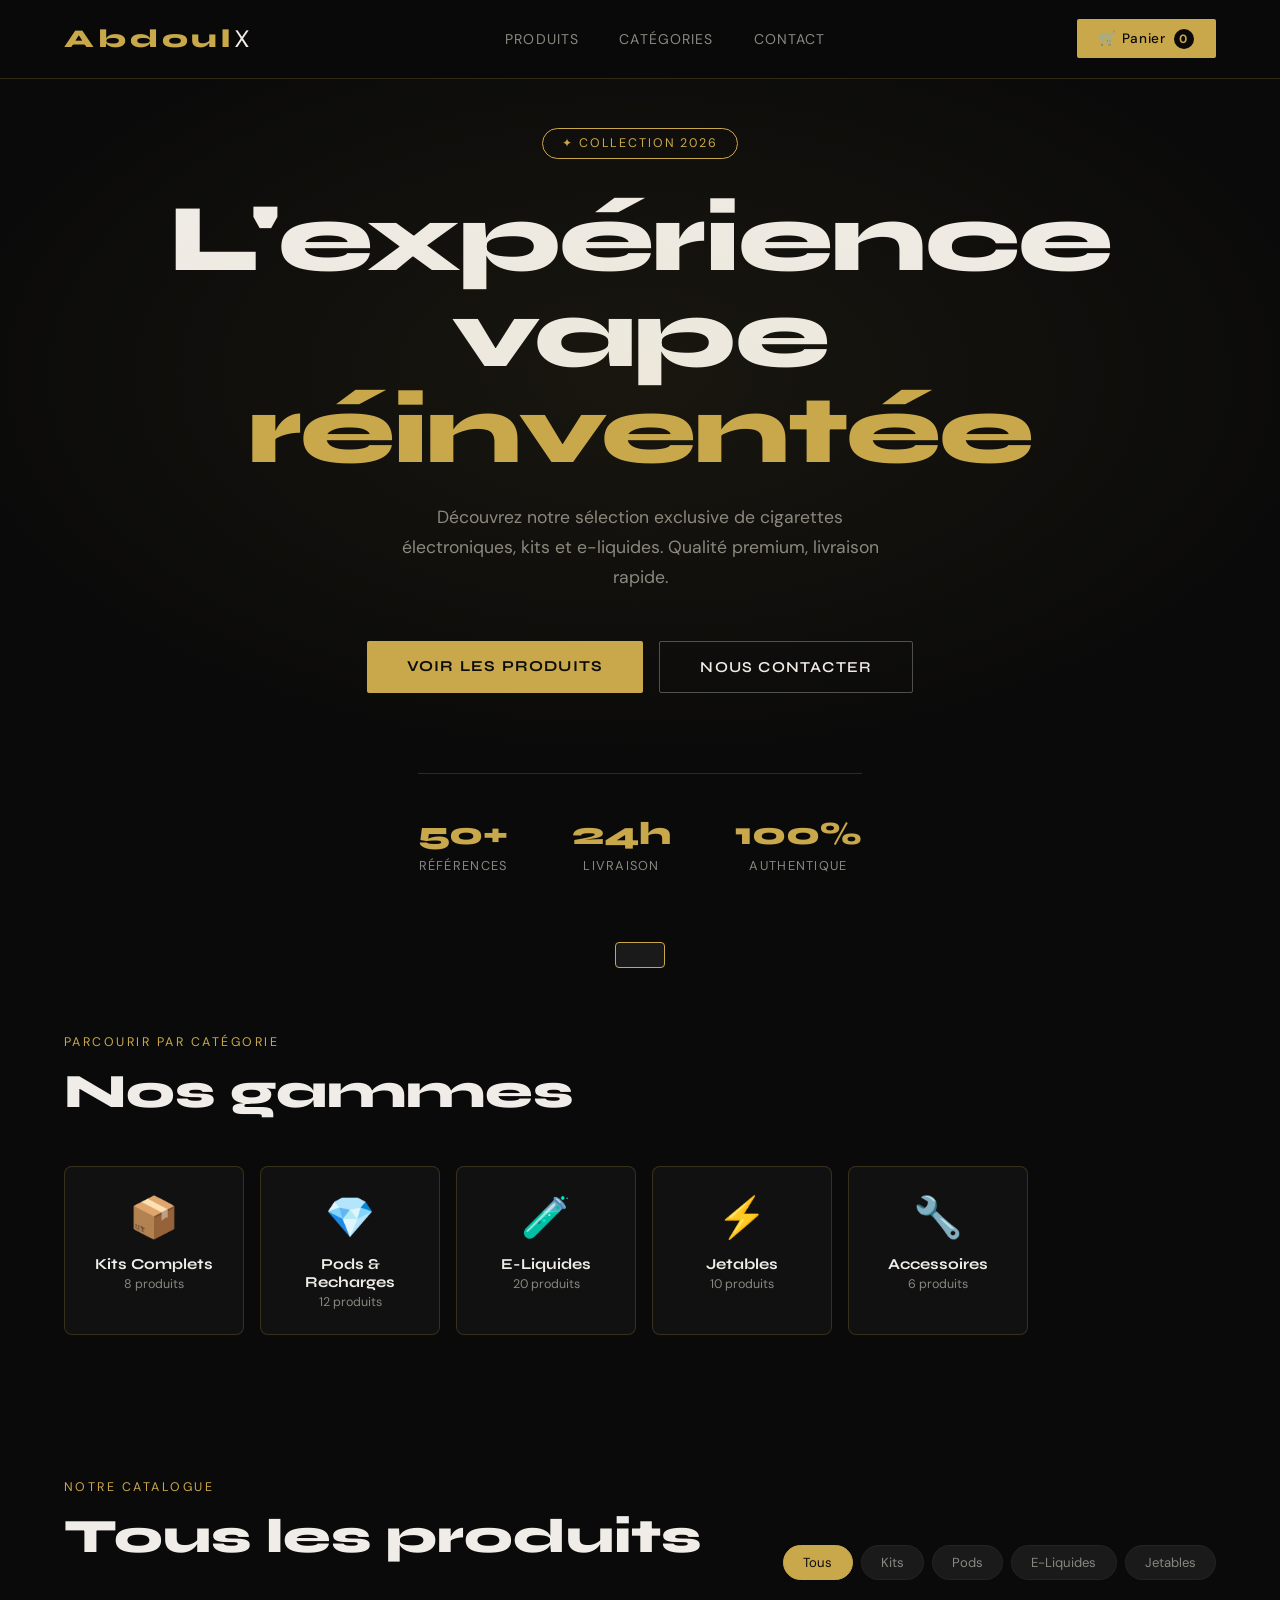
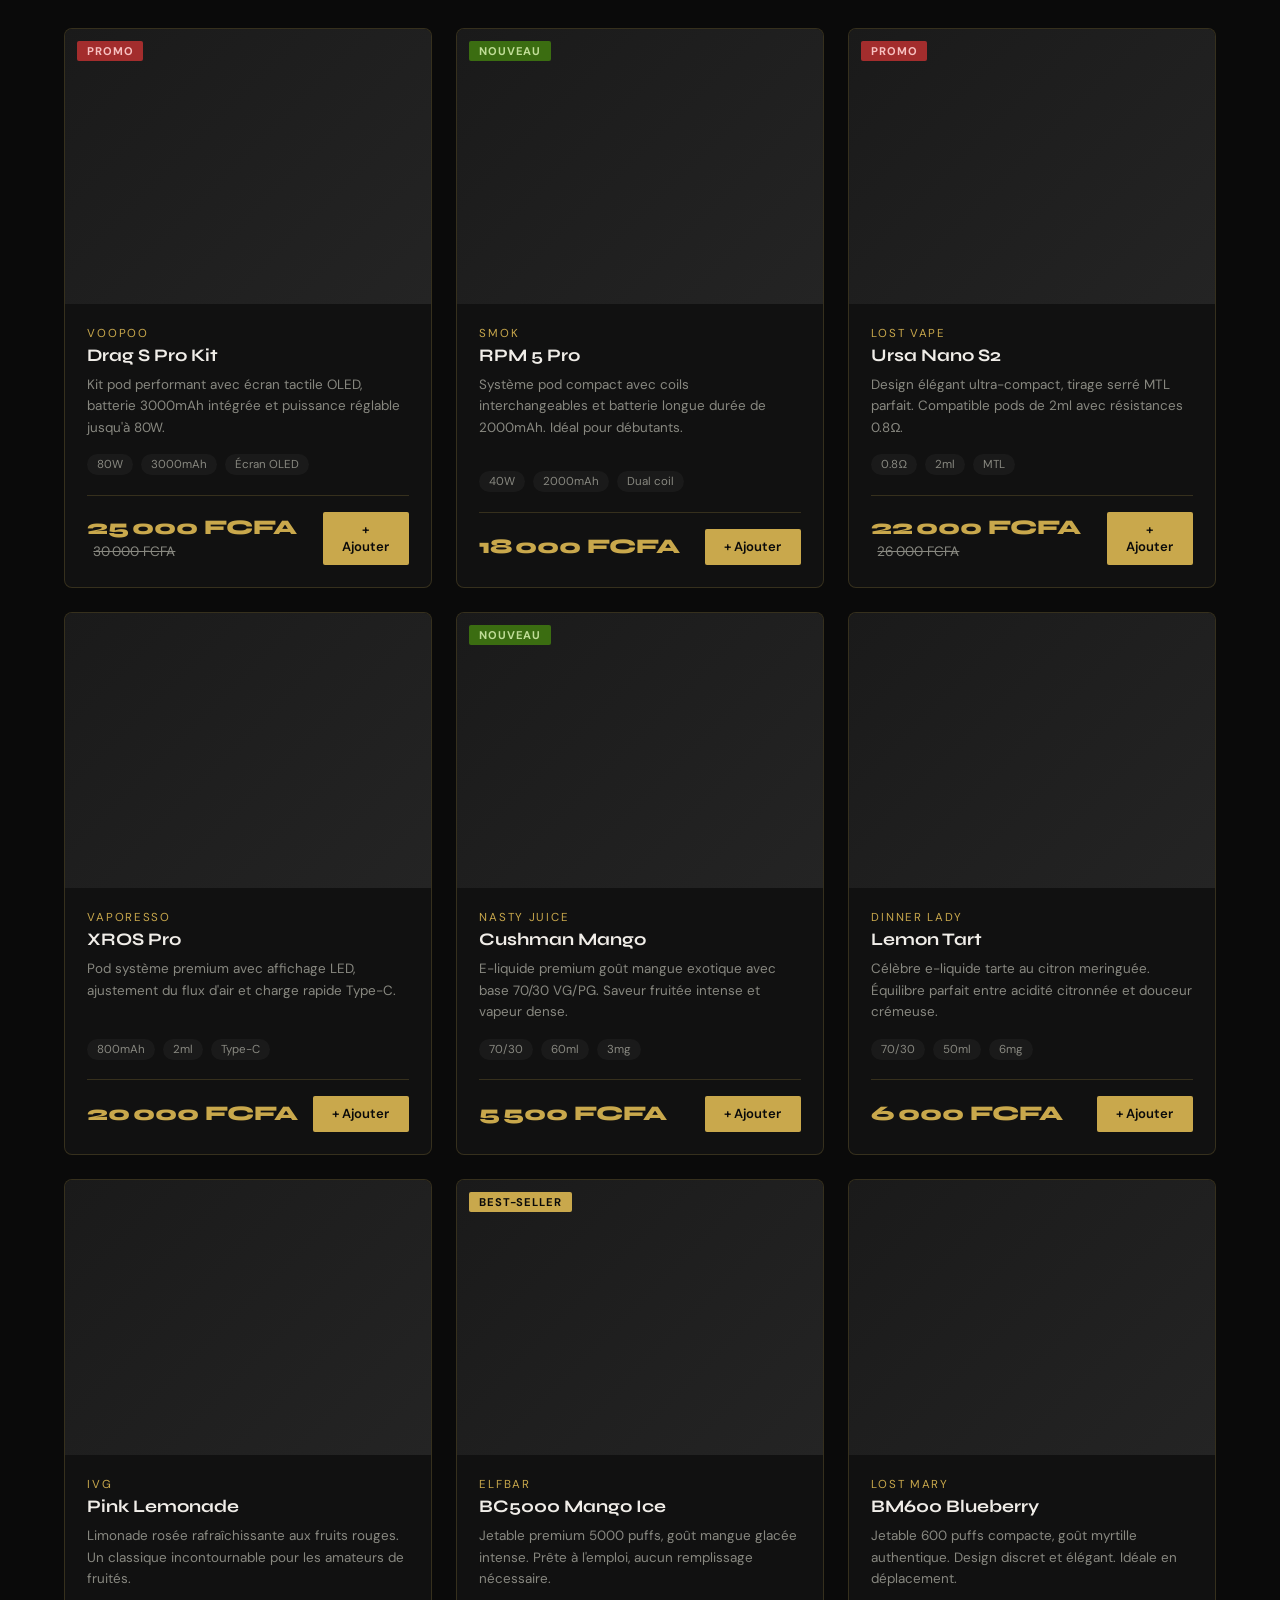
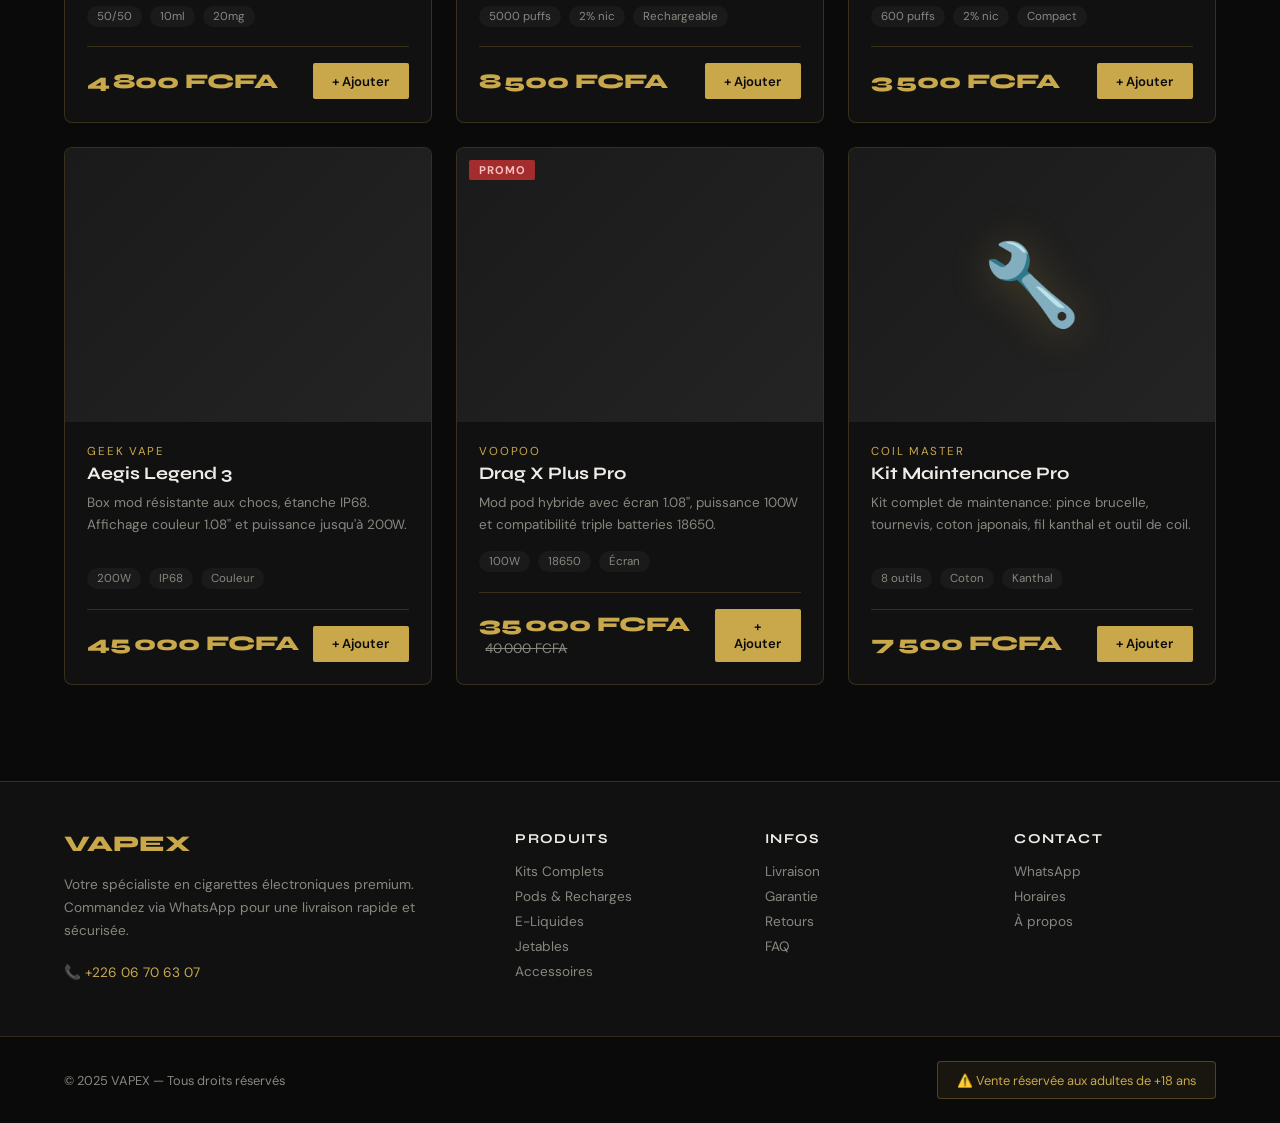
<file: index.html>
<!DOCTYPE html>
<html lang="fr">
<head>
<meta charset="UTF-8">
<meta name="viewport" content="width=device-width, initial-scale=1.0">
<title>Abdoul-Shop</title>
<link href="https://fonts.googleapis.com/css2?family=Syne:wght@400;600;700;800&family=DM+Sans:wght@300;400;500&display=swap" rel="stylesheet">
<style>
  :root {
    --gold: #C9A84C;
    --gold-light: #F0D080;
    --dark: #0A0A0A;
    --dark2: #111111;
    --dark3: #1A1A1A;
    --dark4: #242424;
    --text: #F0EDE8;
    --muted: #888880;
    --accent: #C9A84C;
    --border: rgba(201,168,76,0.2);
  }

  * { margin:0; padding:0; box-sizing:border-box; }

  body {
    font-family: 'DM Sans', sans-serif;
    background: var(--dark);
    color: var(--text);
    overflow-x: hidden;
  }

  /* NAV */
  nav {
    position: fixed; top:0; left:0; right:0; z-index:100;
    display:flex; align-items:center; justify-content:space-between;
    padding: 1.2rem 4rem;
    background: rgba(10,10,10,0.92);
    backdrop-filter: blur(20px);
    border-bottom: 0.5px solid var(--border);
  }

  .logo {
    font-family: 'Syne', sans-serif;
    font-size: 1.6rem; font-weight: 800;
    letter-spacing: 0.15em;
    color: var(--gold);
  }

  .logo span { color: var(--text); font-weight: 400; }

  nav ul { list-style:none; display:flex; gap:2.5rem; }
  nav a { text-decoration:none; color: var(--muted); font-size:0.88rem; letter-spacing:0.08em; text-transform:uppercase; transition:color 0.2s; }
  nav a:hover { color: var(--gold); }

  .cart-btn {
    background: var(--gold);
    color: var(--dark);
    border:none; cursor:pointer;
    padding: 0.6rem 1.4rem;
    font-family:'DM Sans',sans-serif;
    font-weight:500; font-size:0.85rem;
    letter-spacing:0.05em;
    border-radius:2px;
    display:flex; align-items:center; gap:8px;
    transition: background 0.2s;
  }

  .cart-btn:hover { background: var(--gold-light); }

  .cart-count {
    background: var(--dark);
    color: var(--gold);
    border-radius: 50%;
    width:20px; height:20px;
    display:flex; align-items:center; justify-content:center;
    font-size:0.75rem; font-weight:700;
  }

  /* HERO */
  .hero {
    min-height: 100vh;
    display:flex; flex-direction:column;
    align-items:center; justify-content:center;
    text-align:center;
    padding: 8rem 2rem 4rem;
    position:relative;
    overflow:hidden;
  }

  .hero-bg {
    position:absolute; inset:0;
    background: radial-gradient(ellipse 80% 60% at 50% 40%, rgba(201,168,76,0.08) 0%, transparent 70%);
    pointer-events:none;
  }

  .hero-badge {
    display:inline-block;
    padding: 0.4rem 1.2rem;
    border: 0.5px solid var(--gold);
    border-radius:20px;
    font-size:0.78rem;
    letter-spacing:0.15em;
    text-transform:uppercase;
    color: var(--gold);
    margin-bottom:2rem;
  }

  .hero h1 {
    font-family:'Syne',sans-serif;
    font-size: clamp(3rem, 8vw, 6rem);
    font-weight:800;
    line-height:1.0;
    margin-bottom:1.5rem;
    letter-spacing:-0.02em;
  }

  .hero h1 em {
    font-style:normal;
    color: var(--gold);
  }

  .hero p {
    font-size:1.1rem;
    color: var(--muted);
    max-width:520px;
    line-height:1.7;
    margin-bottom:3rem;
  }

  .hero-cta {
    display:flex; gap:1rem; flex-wrap:wrap; justify-content:center;
  }

  .btn-primary {
    background: var(--gold);
    color: var(--dark);
    border:none; cursor:pointer;
    padding: 1rem 2.5rem;
    font-family:'Syne',sans-serif;
    font-weight:700; font-size:0.95rem;
    letter-spacing:0.08em;
    text-transform:uppercase;
    border-radius:2px;
    transition: background 0.2s, transform 0.15s;
    text-decoration:none;
  }

  .btn-primary:hover { background: var(--gold-light); transform:translateY(-2px); }

  .btn-outline {
    background: transparent;
    color: var(--text);
    border: 0.5px solid rgba(240,237,232,0.3);
    cursor:pointer;
    padding: 1rem 2.5rem;
    font-family:'Syne',sans-serif;
    font-weight:600; font-size:0.95rem;
    letter-spacing:0.08em;
    text-transform:uppercase;
    border-radius:2px;
    transition: border-color 0.2s, color 0.2s;
    text-decoration:none;
  }

  .btn-outline:hover { border-color: var(--gold); color: var(--gold); }

  .hero-stats {
    display:flex; gap:4rem;
    margin-top:5rem;
    border-top: 0.5px solid var(--border);
    padding-top:2.5rem;
  }

  .stat { text-align:center; }
  .stat-num { font-family:'Syne',sans-serif; font-size:2rem; font-weight:800; color: var(--gold); }
  .stat-label { font-size:0.8rem; color: var(--muted); letter-spacing:0.1em; text-transform:uppercase; margin-top:4px; }

  /* SECTION */
  section { padding: 6rem 4rem; }

  .section-label {
    font-size:0.78rem; letter-spacing:0.2em; text-transform:uppercase;
    color: var(--gold); margin-bottom:1rem;
  }

  .section-title {
    font-family:'Syne',sans-serif;
    font-size:clamp(2rem,4vw,3rem);
    font-weight:800; line-height:1.1;
    margin-bottom:1rem;
  }

  .section-sub { color: var(--muted); font-size:1rem; line-height:1.7; max-width:480px; }

  /* PRODUCTS */
  .products-header {
    display:flex; justify-content:space-between; align-items:flex-end;
    margin-bottom:3rem; flex-wrap:wrap; gap:1rem;
  }

  .filter-tabs {
    display:flex; gap:0.5rem; flex-wrap:wrap;
  }

  .filter-tab {
    padding:0.5rem 1.2rem;
    background: var(--dark3);
    border: 0.5px solid var(--dark4);
    color: var(--muted);
    border-radius:20px;
    font-size:0.82rem;
    cursor:pointer;
    transition:all 0.2s;
  }

  .filter-tab.active, .filter-tab:hover {
    background: var(--gold);
    color: var(--dark);
    border-color: var(--gold);
  }

  .products-grid {
    display:grid;
    grid-template-columns: repeat(auto-fill, minmax(280px,1fr));
    gap:1.5rem;
  }

  .product-card {
    background: var(--dark2);
    border: 0.5px solid var(--border);
    border-radius:8px;
    overflow:hidden;
    transition: transform 0.25s, border-color 0.25s;
    display:flex; flex-direction:column;
  }

  .product-card:hover {
    transform:translateY(-6px);
    border-color: rgba(201,168,76,0.5);
  }

  .product-img {
    width:100%; aspect-ratio:4/3;
    display:flex; align-items:center; justify-content:center;
    font-size:5rem;
    background: linear-gradient(135deg, var(--dark3) 0%, var(--dark4) 100%);
    position:relative;
    overflow:hidden;
  }

  .product-badge {
    position:absolute; top:12px; left:12px;
    background: var(--gold);
    color: var(--dark);
    font-size:0.7rem; font-weight:700;
    padding:3px 10px; border-radius:2px;
    letter-spacing:0.08em; text-transform:uppercase;
  }

  .badge-new { background:#3B6D11; color:#C0DD97; }
  .badge-promo { background:#A32D2D; color:#F7C1C1; }

  .product-body { padding:1.4rem; flex:1; display:flex; flex-direction:column; }
  .product-brand { font-size:0.72rem; color: var(--gold); letter-spacing:0.15em; text-transform:uppercase; margin-bottom:4px; }
  .product-name { font-family:'Syne',sans-serif; font-weight:700; font-size:1.1rem; margin-bottom:0.5rem; }
  .product-desc { font-size:0.84rem; color: var(--muted); line-height:1.6; flex:1; margin-bottom:1rem; }

  .product-specs {
    display:flex; gap:0.5rem; flex-wrap:wrap; margin-bottom:1.2rem;
  }

  .spec-pill {
    padding:3px 10px;
    background: var(--dark3);
    border-radius:20px;
    font-size:0.72rem;
    color: var(--muted);
  }

  .product-footer {
    display:flex; align-items:center; justify-content:space-between;
    border-top: 0.5px solid var(--border);
    padding-top:1rem;
    margin-top:auto;
  }

  .price { font-family:'Syne',sans-serif; font-size:1.3rem; font-weight:800; color: var(--gold); }
  .price-old { font-size:0.85rem; color: var(--muted); text-decoration:line-through; margin-left:6px; }

  .add-btn {
    background: var(--gold);
    color: var(--dark);
    border:none; cursor:pointer;
    padding:0.6rem 1.2rem;
    font-family:'DM Sans',sans-serif;
    font-weight:600; font-size:0.82rem;
    border-radius:2px;
    transition: background 0.2s;
  }

  .add-btn:hover { background: var(--gold-light); }

  /* CART MODAL */
  .overlay {
    display:none;
    position:fixed; inset:0; z-index:200;
    background: rgba(0,0,0,0.85);
    backdrop-filter:blur(6px);
  }

  .overlay.open { display:flex; align-items:flex-end; justify-content:flex-end; }

  .cart-panel {
    width:460px; max-width:100%;
    height:100vh;
    background: var(--dark2);
    border-left: 0.5px solid var(--border);
    display:flex; flex-direction:column;
    overflow:hidden;
    animation: slideIn 0.3s ease;
  }

  @keyframes slideIn { from{transform:translateX(100%)} to{transform:translateX(0)} }

  .cart-header {
    padding:1.8rem 2rem;
    border-bottom: 0.5px solid var(--border);
    display:flex; align-items:center; justify-content:space-between;
  }

  .cart-title { font-family:'Syne',sans-serif; font-weight:800; font-size:1.3rem; }

  .close-btn {
    background:none; border:none; cursor:pointer;
    color: var(--muted); font-size:1.5rem;
    transition:color 0.2s;
    line-height:1;
  }

  .close-btn:hover { color: var(--text); }

  .cart-items { flex:1; overflow-y:auto; padding:1.5rem 2rem; }

  .cart-empty {
    text-align:center; padding:4rem 0;
    color: var(--muted);
  }

  .cart-empty-icon { font-size:3rem; margin-bottom:1rem; opacity:0.4; }

  .cart-item {
    display:flex; align-items:center; gap:1rem;
    padding:1rem 0;
    border-bottom: 0.5px solid var(--border);
  }

  .cart-item-icon { font-size:2.5rem; width:56px; text-align:center; flex-shrink:0; }

  .cart-item-info { flex:1; }
  .cart-item-name { font-weight:500; font-size:0.92rem; margin-bottom:3px; }
  .cart-item-price { color: var(--gold); font-weight:600; font-size:0.88rem; }

  .cart-item-controls {
    display:flex; align-items:center; gap:8px;
  }

  .qty-btn {
    width:28px; height:28px;
    background: var(--dark3);
    border: 0.5px solid var(--border);
    color: var(--text);
    border-radius:2px;
    cursor:pointer;
    font-size:1rem; line-height:1;
    transition:background 0.15s;
  }

  .qty-btn:hover { background: var(--dark4); }

  .qty-num {
    font-weight:600; font-size:0.9rem;
    min-width:20px; text-align:center;
  }

  .remove-btn {
    background:none; border:none; cursor:pointer;
    color: var(--muted); font-size:1.1rem;
    transition:color 0.2s; margin-left:4px;
  }

  .remove-btn:hover { color:#E24B4A; }

  .cart-footer {
    padding:1.5rem 2rem;
    border-top: 0.5px solid var(--border);
  }

  .cart-total {
    display:flex; justify-content:space-between; align-items:center;
    margin-bottom:1.2rem;
  }

  .total-label { color: var(--muted); font-size:0.9rem; }
  .total-amount { font-family:'Syne',sans-serif; font-size:1.6rem; font-weight:800; color: var(--gold); }

  /* ORDER FORM */
  .order-form { display:none; }
  .order-form.show { display:block; }
  .cart-summary.hide { display:none; }

  .form-group { margin-bottom:1rem; }

  .form-label {
    display:block; font-size:0.8rem;
    color: var(--muted); letter-spacing:0.08em;
    text-transform:uppercase; margin-bottom:6px;
  }

  .form-input {
    width:100%;
    background: var(--dark3);
    border: 0.5px solid var(--border);
    border-radius:4px;
    color: var(--text);
    padding:0.75rem 1rem;
    font-family:'DM Sans',sans-serif;
    font-size:0.92rem;
    transition:border-color 0.2s;
    outline:none;
  }

  .form-input:focus { border-color: var(--gold); }
  .form-input::placeholder { color: var(--muted); }

  .whatsapp-btn {
    width:100%;
    background: #25D366;
    color: #fff;
    border:none; cursor:pointer;
    padding:1rem;
    font-family:'Syne',sans-serif;
    font-weight:700; font-size:1rem;
    letter-spacing:0.06em;
    border-radius:4px;
    display:flex; align-items:center; justify-content:center; gap:10px;
    transition: background 0.2s, transform 0.15s;
    margin-top:1rem;
  }

  .whatsapp-btn:hover { background:#1ebe5d; transform:translateY(-2px); }

  .whatsapp-icon {
    width:22px; height:22px;
  }

  .proceed-btn {
    width:100%;
    background: var(--gold);
    color: var(--dark);
    border:none; cursor:pointer;
    padding:1rem;
    font-family:'Syne',sans-serif;
    font-weight:700; font-size:1rem;
    letter-spacing:0.06em;
    border-radius:4px;
    transition: background 0.2s;
  }

  .proceed-btn:hover { background: var(--gold-light); }

  .back-btn {
    background:none; border:none; cursor:pointer;
    color: var(--muted); font-size:0.85rem;
    margin-bottom:1rem; padding:0;
    display:flex; align-items:center; gap:6px;
    transition:color 0.2s;
  }

  .back-btn:hover { color: var(--text); }

  /* SUCCESS */
  .success-screen {
    display:none; flex-direction:column;
    align-items:center; justify-content:center;
    text-align:center; padding:3rem 2rem; height:100%;
  }

  .success-screen.show { display:flex; }

  .success-icon {
    width:80px; height:80px; border-radius:50%;
    background: rgba(37,211,102,0.15);
    display:flex; align-items:center; justify-content:center;
    font-size:2.5rem; margin-bottom:1.5rem;
  }

  .success-title { font-family:'Syne',sans-serif; font-size:1.5rem; font-weight:800; margin-bottom:0.75rem; }
  .success-sub { color: var(--muted); font-size:0.9rem; line-height:1.7; margin-bottom:2rem; }

  /* CATEGORIES STRIP */
  .categories {
    display:flex; gap:1rem; overflow-x:auto;
    padding: 0 4rem 3rem;
    scrollbar-width:none;
  }

  .cat-card {
    flex-shrink:0; width:180px;
    background: var(--dark2);
    border: 0.5px solid var(--border);
    border-radius:8px;
    padding:1.5rem;
    text-align:center;
    cursor:pointer;
    transition:all 0.2s;
  }

  .cat-card:hover { border-color: var(--gold); transform:translateY(-4px); }
  .cat-icon { font-size:2.5rem; margin-bottom:0.75rem; }
  .cat-name { font-family:'Syne',sans-serif; font-weight:700; font-size:0.95rem; }
  .cat-count { font-size:0.78rem; color: var(--muted); margin-top:3px; }

  /* FOOTER */
  footer {
    background: var(--dark2);
    border-top: 0.5px solid var(--border);
    padding:3rem 4rem;
    display:grid; grid-template-columns:2fr 1fr 1fr 1fr; gap:3rem;
  }

  .footer-logo { font-family:'Syne',sans-serif; font-size:1.4rem; font-weight:800; color: var(--gold); margin-bottom:1rem; }
  .footer-desc { font-size:0.85rem; color: var(--muted); line-height:1.7; }
  .footer-col h4 { font-family:'Syne',sans-serif; font-size:0.85rem; font-weight:700; letter-spacing:0.1em; text-transform:uppercase; margin-bottom:1rem; }
  .footer-col a { display:block; color: var(--muted); text-decoration:none; font-size:0.85rem; margin-bottom:0.5rem; transition:color 0.2s; }
  .footer-col a:hover { color: var(--gold); }

  .footer-bottom {
    padding:1.5rem 4rem;
    border-top: 0.5px solid var(--border);
    display:flex; justify-content:space-between; align-items:center;
    font-size:0.8rem; color: var(--muted);
  }

  .age-warning {
    background: rgba(201,168,76,0.08);
    border: 0.5px solid rgba(201,168,76,0.3);
    border-radius:4px;
    padding:0.6rem 1.2rem;
    font-size:0.8rem;
    color: var(--gold);
  }

  /* Toast */
  .toast {
    position:fixed; bottom:2rem; left:50%; transform:translateX(-50%) translateY(100px);
    background: var(--dark3);
    border: 0.5px solid var(--gold);
    border-radius:4px;
    padding:0.75rem 1.5rem;
    font-size:0.88rem;
    z-index:300;
    transition:transform 0.3s ease;
    pointer-events:none;
    white-space:nowrap;
  }

  .toast.show { transform:translateX(-50%) translateY(0); }

  @media (max-width:768px) {
    nav { padding:1rem 1.5rem; }
    nav ul { display:none; }
    section { padding:4rem 1.5rem; }
    .categories { padding:0 1.5rem 2rem; }
    footer { grid-template-columns:1fr; padding:2rem 1.5rem; gap:2rem; }
    .footer-bottom { flex-direction:column; gap:0.75rem; text-align:center; padding:1rem 1.5rem; }
    .hero h1 { font-size:2.8rem; }
    .hero-stats { gap:2rem; }
    .products-header { flex-direction:column; align-items:flex-start; }
    .cart-panel { width:100%; }
  }
</style>
</head>
<body>

<!-- NAV -->
<nav>
  <div class="logo">Abdoul<span>X</span></div>
  <ul>
    <li><a href="#produits">Produits</a></li>
    <li><a href="#categories">Catégories</a></li>
    <li><a href="#contact">Contact</a></li>
  </ul>
  <button class="cart-btn" onclick="openCart()">
    🛒 Panier
    <span class="cart-count" id="cartCount">0</span>
  </button>
</nav>

<!-- HERO -->
<div class="hero">
  <div class="hero-bg"></div>
  <div class="hero-badge">✦ Collection 2026</div>
  <h1>L'expérience vape<br><em>réinventée</em></h1>
  <p>Découvrez notre sélection exclusive de cigarettes électroniques, kits et e-liquides. Qualité premium, livraison rapide.</p>
  <div class="hero-cta">
    <a href="#produits" class="btn-primary">Voir les produits</a>
    <a href="#contact" class="btn-outline">Nous contacter</a>
  </div>
  <div class="hero-stats">
    <div class="stat"><div class="stat-num">50+</div><div class="stat-label">Références</div></div>
    <div class="stat"><div class="stat-num">24h</div><div class="stat-label">Livraison</div></div>
    <div class="stat"><div class="stat-num">100%</div><div class="stat-label">Authentique</div></div>
  </div>
</div>

<!-- CATEGORIES -->
<section id="categories" style="padding-bottom:1rem;">
  <p class="section-label">Parcourir par catégorie</p>
  <h2 class="section-title" style="margin-bottom:2rem;">Nos gammes</h2>
</section>
<div class="categories">
  <div class="cat-card" onclick="filterProducts('kits')"><div class="cat-icon">📦</div><div class="cat-name">Kits Complets</div><div class="cat-count">8 produits</div></div>
  <div class="cat-card" onclick="filterProducts('pods')"><div class="cat-icon">💎</div><div class="cat-name">Pods & Recharges</div><div class="cat-count">12 produits</div></div>
  <div class="cat-card" onclick="filterProducts('eliquides')"><div class="cat-icon">🧪</div><div class="cat-name">E-Liquides</div><div class="cat-count">20 produits</div></div>
  <div class="cat-card" onclick="filterProducts('jetables')"><div class="cat-icon">⚡</div><div class="cat-name">Jetables</div><div class="cat-count">10 produits</div></div>
  <div class="cat-card" onclick="filterProducts('accessoires')"><div class="cat-icon">🔧</div><div class="cat-name">Accessoires</div><div class="cat-count">6 produits</div></div>
</div>

<!-- PRODUCTS -->
<section id="produits">
  <div class="products-header">
    <div>
      <p class="section-label">Notre catalogue</p>
      <h2 class="section-title">Tous les produits</h2>
    </div>
    <div class="filter-tabs">
      <div class="filter-tab active" onclick="setFilter(this,'all')">Tous</div>
      <div class="filter-tab" onclick="setFilter(this,'kits')">Kits</div>
      <div class="filter-tab" onclick="setFilter(this,'pods')">Pods</div>
      <div class="filter-tab" onclick="setFilter(this,'eliquides')">E-Liquides</div>
      <div class="filter-tab" onclick="setFilter(this,'jetables')">Jetables</div>
    </div>
  </div>
  <div class="products-grid" id="productsGrid"></div>
</section>

<!-- FOOTER -->
<footer id="contact">
  <div>
    <div class="footer-logo">VAPEX</div>
    <div class="footer-desc">Votre spécialiste en cigarettes électroniques premium. Commandez via WhatsApp pour une livraison rapide et sécurisée.</div>
    <br>
    <div style="font-size:0.85rem; color:var(--gold);">📞 +226 06 70 63 07</div>
  </div>
  <div class="footer-col">
    <h4>Produits</h4>
    <a href="#">Kits Complets</a>
    <a href="#">Pods & Recharges</a>
    <a href="#">E-Liquides</a>
    <a href="#">Jetables</a>
    <a href="#">Accessoires</a>
  </div>
  <div class="footer-col">
    <h4>Infos</h4>
    <a href="#">Livraison</a>
    <a href="#">Garantie</a>
    <a href="#">Retours</a>
    <a href="#">FAQ</a>
  </div>
  <div class="footer-col">
    <h4>Contact</h4>
    <a href="https://wa.me/22606706307">WhatsApp</a>
    <a href="#">Horaires</a>
    <a href="#">À propos</a>
  </div>
</footer>
<div class="footer-bottom">
  <span>© 2025 VAPEX — Tous droits réservés</span>
  <div class="age-warning">⚠️ Vente réservée aux adultes de +18 ans</div>
</div>

<!-- CART OVERLAY -->
<div class="overlay" id="cartOverlay" onclick="handleOverlayClick(event)">
  <div class="cart-panel">
    <div class="cart-header">
      <div class="cart-title">🛒 Mon Panier</div>
      <button class="close-btn" onclick="closeCart()">✕</button>
    </div>

    <div class="cart-items" id="cartItems">
      <div class="cart-empty" id="cartEmpty">
        <div class="cart-empty-icon">🛒</div>
        <p>Votre panier est vide</p>
        <p style="font-size:0.82rem;margin-top:6px;">Ajoutez des produits pour commander</p>
      </div>
    </div>

    <div class="cart-footer">
      <!-- SUMMARY -->
      <div class="cart-summary" id="cartSummary">
        <div class="cart-total">
          <span class="total-label">Total</span>
          <span class="total-amount" id="cartTotal">0 FCFA</span>
        </div>
        <button class="proceed-btn" onclick="showOrderForm()">Passer la commande →</button>
      </div>

      <!-- ORDER FORM -->
      <div class="order-form" id="orderForm">
        <button class="back-btn" onclick="hideOrderForm()">← Retour au panier</button>
        <div class="form-group">
          <label class="form-label">Votre prénom *</label>
          <input type="text" class="form-input" id="customerName" placeholder="Ex: Moussa">
        </div>
        <div class="form-group">
          <label class="form-label">Votre téléphone *</label>
          <input type="tel" class="form-input" id="customerPhone" placeholder="Ex: +226 XX XX XX XX">
        </div>
        <div class="form-group">
          <label class="form-label">Votre adresse de livraison *</label>
          <input type="text" class="form-input" id="customerAddress" placeholder="Quartier, ville...">
        </div>
        <div class="form-group">
          <label class="form-label">Note (optionnelle)</label>
          <input type="text" class="form-input" id="customerNote" placeholder="Instructions spéciales...">
        </div>
        <button class="whatsapp-btn" onclick="sendWhatsAppOrder()">
          <svg class="whatsapp-icon" viewBox="0 0 24 24" fill="currentColor">
            <path d="M17.472 14.382c-.297-.149-1.758-.867-2.03-.967-.273-.099-.471-.148-.67.15-.197.297-.767.966-.94 1.164-.173.199-.347.223-.644.075-.297-.15-1.255-.463-2.39-1.475-.883-.788-1.48-1.761-1.653-2.059-.173-.297-.018-.458.13-.606.134-.133.298-.347.446-.52.149-.174.198-.298.298-.497.099-.198.05-.371-.025-.52-.075-.149-.669-1.612-.916-2.207-.242-.579-.487-.5-.669-.51-.173-.008-.371-.01-.57-.01-.198 0-.52.074-.792.372-.272.297-1.04 1.016-1.04 2.479 0 1.462 1.065 2.875 1.213 3.074.149.198 2.096 3.2 5.077 4.487.709.306 1.262.489 1.694.625.712.227 1.36.195 1.871.118.571-.085 1.758-.719 2.006-1.413.248-.694.248-1.289.173-1.413-.074-.124-.272-.198-.57-.347m-5.421 7.403h-.004a9.87 9.87 0 01-5.031-1.378l-.361-.214-3.741.982.998-3.648-.235-.374a9.86 9.86 0 01-1.51-5.26c.001-5.45 4.436-9.884 9.888-9.884 2.64 0 5.122 1.03 6.988 2.898a9.825 9.825 0 012.893 6.994c-.003 5.45-4.437 9.884-9.885 9.884m8.413-18.297A11.815 11.815 0 0012.05 0C5.495 0 .16 5.335.157 11.892c0 2.096.547 4.142 1.588 5.945L.057 24l6.305-1.654a11.882 11.882 0 005.683 1.448h.005c6.554 0 11.89-5.335 11.893-11.893a11.821 11.821 0 00-3.48-8.413z"/>
          </svg>
          Envoyer la commande sur WhatsApp
        </button>
      </div>
    </div>

    <!-- SUCCESS SCREEN -->
    <div class="success-screen" id="successScreen">
      <div class="success-icon">✅</div>
      <div class="success-title">Commande envoyée !</div>
      <div class="success-sub">Votre commande a été transmise sur WhatsApp au <strong>+226 06 70 63 07</strong>.<br>Nous vous contacterons très bientôt pour confirmer votre commande.</div>
      <button class="proceed-btn" onclick="resetCart()" style="max-width:220px;">Fermer</button>
    </div>
  </div>
</div>

<!-- TOAST -->
<div class="toast" id="toast"></div>

<script>
const PRODUCTS = [
  {id:1, brand:'VOOPOO', name:'Drag S Pro Kit', desc:'Kit pod performant avec écran tactile OLED, batterie 3000mAh intégrée et puissance réglable jusqu\'à 80W.', price:25000, oldPrice:30000, category:'kits', badge:'Promo', icon:'', specs:['80W','3000mAh','Écran OLED']},
  {id:2, brand:'SMOK', name:'RPM 5 Pro', desc:'Système pod compact avec coils interchangeables et batterie longue durée de 2000mAh. Idéal pour débutants.', price:18000, category:'kits', badge:'Nouveau', icon:'', specs:['40W','2000mAh','Dual coil']},
  {id:3, brand:'LOST VAPE', name:'Ursa Nano S2', desc:'Design élégant ultra-compact, tirage serré MTL parfait. Compatible pods de 2ml avec résistances 0.8Ω.', price:22000, oldPrice:26000, category:'pods', badge:'Promo', icon:'', specs:['0.8Ω','2ml','MTL']},
  {id:4, brand:'VAPORESSO', name:'XROS Pro', desc:'Pod système premium avec affichage LED, ajustement du flux d\'air et charge rapide Type-C.', price:20000, category:'pods', icon:'', specs:['800mAh','2ml','Type-C']},
  {id:5, brand:'NASTY JUICE', name:'Cushman Mango', desc:'E-liquide premium goût mangue exotique avec base 70/30 VG/PG. Saveur fruitée intense et vapeur dense.', price:5500, category:'eliquides', badge:'Nouveau', icon:'', specs:['70/30','60ml','3mg']},
  {id:6, brand:'DINNER LADY', name:'Lemon Tart', desc:'Célèbre e-liquide tarte au citron meringuée. Équilibre parfait entre acidité citronnée et douceur crémeuse.', price:6000, category:'eliquides', icon:'', specs:['70/30','50ml','6mg']},
  {id:7, brand:'IVG', name:'Pink Lemonade', desc:'Limonade rosée rafraîchissante aux fruits rouges. Un classique incontournable pour les amateurs de fruités.', price:4800, category:'eliquides', icon:'', specs:['50/50','10ml','20mg']},
  {id:8, brand:'ELFBAR', name:'BC5000 Mango Ice', desc:'Jetable premium 5000 puffs, goût mangue glacée intense. Prête à l\'emploi, aucun remplissage nécessaire.', price:8500, category:'jetables', badge:'Best-seller', icon:'', specs:['5000 puffs','2% nic','Rechargeable']},
  {id:9, brand:'LOST MARY', name:'BM600 Blueberry', desc:'Jetable 600 puffs compacte, goût myrtille authentique. Design discret et élégant. Idéale en déplacement.', price:3500, category:'jetables', icon:'', specs:['600 puffs','2% nic','Compact']},
  {id:10, brand:'GEEK VAPE', name:'Aegis Legend 3', desc:'Box mod résistante aux chocs, étanche IP68. Affichage couleur 1.08\'\' et puissance jusqu\'à 200W.', price:45000, category:'kits', icon:'', specs:['200W','IP68','Couleur']},
  {id:11, brand:'VOOPOO', name:'Drag X Plus Pro', desc:'Mod pod hybride avec écran 1.08\'\', puissance 100W et compatibilité triple batteries 18650.', price:35000, oldPrice:40000, category:'kits', badge:'Promo', icon:'', specs:['100W','18650','Écran']},
  {id:12, brand:'COIL MASTER', name:'Kit Maintenance Pro', desc:'Kit complet de maintenance: pince brucelle, tournevis, coton japonais, fil kanthal et outil de coil.', price:7500, category:'accessoires', icon:'🔧', specs:['8 outils','Coton','Kanthal']},
];

let cart = [];
let currentFilter = 'all';

function formatPrice(p) {
  return p.toLocaleString('fr-FR') + ' FCFA';
}

function renderProducts(filter='all') {
  const grid = document.getElementById('productsGrid');
  const items = filter === 'all' ? PRODUCTS : PRODUCTS.filter(p => p.category === filter);
  grid.innerHTML = items.map(p => {
    let badgeHtml = '';
    if(p.badge) {
      const cls = p.badge === 'Nouveau' ? 'badge-new' : p.badge === 'Promo' ? 'badge-promo' : '';
      badgeHtml = `<div class="product-badge ${cls}">${p.badge}</div>`;
    }
    return `
    <div class="product-card">
      <div class="product-img">
        <span style="filter:drop-shadow(0 4px 20px rgba(201,168,76,0.3))">${p.icon}</span>
        ${badgeHtml}
      </div>
      <div class="product-body">
        <div class="product-brand">${p.brand}</div>
        <div class="product-name">${p.name}</div>
        <div class="product-desc">${p.desc}</div>
        <div class="product-specs">${p.specs.map(s=>`<span class="spec-pill">${s}</span>`).join('')}</div>
        <div class="product-footer">
          <div>
            <span class="price">${formatPrice(p.price)}</span>
            ${p.oldPrice ? `<span class="price-old">${formatPrice(p.oldPrice)}</span>` : ''}
          </div>
          <button class="add-btn" onclick="addToCart(${p.id})">+ Ajouter</button>
        </div>
      </div>
    </div>`;
  }).join('');
}

function setFilter(el, cat) {
  document.querySelectorAll('.filter-tab').forEach(t => t.classList.remove('active'));
  el.classList.add('active');
  currentFilter = cat;
  renderProducts(cat);
}

function filterProducts(cat) {
  currentFilter = cat;
  document.getElementById('produits').scrollIntoView({behavior:'smooth'});
  setTimeout(() => {
    document.querySelectorAll('.filter-tab').forEach(t => t.classList.remove('active'));
    renderProducts(cat);
  }, 400);
}

function addToCart(id) {
  const product = PRODUCTS.find(p => p.id === id);
  const existing = cart.find(c => c.id === id);
  if(existing) {
    existing.qty++;
  } else {
    cart.push({...product, qty:1});
  }
  updateCartUI();
  showToast(`${product.name} ajouté au panier ✓`);
}

function removeFromCart(id) {
  cart = cart.filter(c => c.id !== id);
  updateCartUI();
}

function changeQty(id, delta) {
  const item = cart.find(c => c.id === id);
  if(!item) return;
  item.qty += delta;
  if(item.qty <= 0) removeFromCart(id);
  else updateCartUI();
}

function updateCartUI() {
  const total = cart.reduce((s,c) => s + c.price * c.qty, 0);
  const count = cart.reduce((s,c) => s + c.qty, 0);
  document.getElementById('cartCount').textContent = count;
  document.getElementById('cartTotal').textContent = formatPrice(total);

  const itemsEl = document.getElementById('cartItems');
  const emptyEl = document.getElementById('cartEmpty');

  if(cart.length === 0) {
    emptyEl.style.display = 'block';
    itemsEl.querySelectorAll('.cart-item').forEach(el => el.remove());
    document.getElementById('cartSummary').style.display = 'none';
  } else {
    emptyEl.style.display = 'none';
    document.getElementById('cartSummary').style.display = 'block';
    const existing = [...itemsEl.querySelectorAll('.cart-item')];
    existing.forEach(el => el.remove());
    cart.forEach(item => {
      const div = document.createElement('div');
      div.className = 'cart-item';
      div.innerHTML = `
        <div class="cart-item-icon">${item.icon}</div>
        <div class="cart-item-info">
          <div class="cart-item-name">${item.name}</div>
          <div class="cart-item-price">${formatPrice(item.price)}</div>
        </div>
        <div class="cart-item-controls">
          <button class="qty-btn" onclick="changeQty(${item.id},-1)">−</button>
          <span class="qty-num">${item.qty}</span>
          <button class="qty-btn" onclick="changeQty(${item.id},1)">+</button>
          <button class="remove-btn" onclick="removeFromCart(${item.id})">🗑</button>
        </div>`;
      itemsEl.appendChild(div);
    });
  }
}

function openCart() {
  document.getElementById('cartOverlay').classList.add('open');
}

function closeCart() {
  document.getElementById('cartOverlay').classList.remove('open');
}

function handleOverlayClick(e) {
  if(e.target === document.getElementById('cartOverlay')) closeCart();
}

function showOrderForm() {
  if(cart.length === 0) return;
  document.getElementById('cartSummary').classList.add('hide');
  document.getElementById('orderForm').classList.add('show');
}

function hideOrderForm() {
  document.getElementById('cartSummary').classList.remove('hide');
  document.getElementById('orderForm').classList.remove('show');
}

function sendWhatsAppOrder() {
  const name = document.getElementById('customerName').value.trim();
  const phone = document.getElementById('customerPhone').value.trim();
  const address = document.getElementById('customerAddress').value.trim();
  const note = document.getElementById('customerNote').value.trim();

  if(!name || !phone || !address) {
    showToast('⚠️ Veuillez remplir tous les champs obligatoires');
    return;
  }

  const total = cart.reduce((s,c) => s + c.price * c.qty, 0);

  let msg = `🛒 *NOUVELLE COMMANDE VAPEX*\n\n`;
  msg += `👤 *Client :* ${name}\n`;
  msg += `📞 *Téléphone :* ${phone}\n`;
  msg += `📍 *Adresse :* ${address}\n`;
  if(note) msg += `📝 *Note :* ${note}\n`;
  msg += `\n🛍️ *Produits commandés :*\n`;
  cart.forEach(item => {
    msg += `  • ${item.name} x${item.qty} → ${formatPrice(item.price * item.qty)}\n`;
  });
  msg += `\n💰 *TOTAL : ${formatPrice(total)}*\n`;
  msg += `\n✅ Commande passée via VAPEX`;

  const encoded = encodeURIComponent(msg);
  const url = `https://wa.me/22606706307?text=${encoded}`;

  window.open(url, '_blank');

  document.getElementById('orderForm').classList.remove('show');
  document.getElementById('cartItems').style.display = 'none';
  document.getElementById('cartSummary').style.display = 'none';
  document.getElementById('successScreen').classList.add('show');
}

function resetCart() {
  cart = [];
  updateCartUI();
  document.getElementById('cartItems').style.display = 'block';
  document.getElementById('successScreen').classList.remove('show');
  document.getElementById('orderForm').classList.remove('show');
  document.getElementById('cartSummary').classList.remove('hide');
  closeCart();
}

function showToast(msg) {
  const t = document.getElementById('toast');
  t.textContent = msg;
  t.classList.add('show');
  setTimeout(() => t.classList.remove('show'), 2800);
}

renderProducts();
</script>
</body>
</html>
</file>
